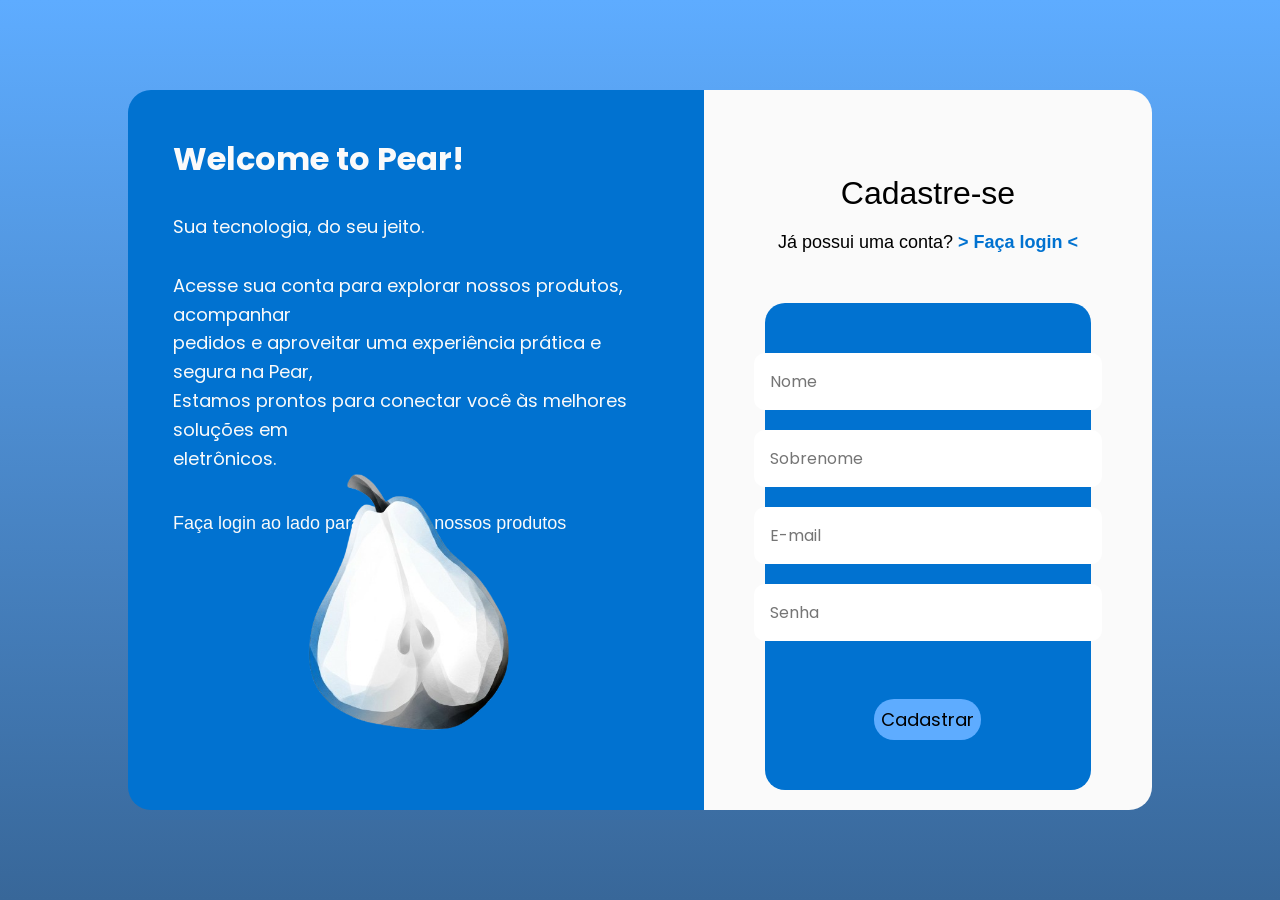
<file: pages/cadastro.html>
<!DOCTYPE html>

<html lang="pt-br">

<head>
    <title>Cadastro</title>
    <meta charset="UTF-8">
    <meta name="viewport" content="width=device-width, initial-scale=1.0">
    <link rel="stylesheet" href="/css/cadastro.css">
    <script src="/js/main.js"></script>
</head>

<body>

    <main>

        <div id="container">

            <div id="branding">

                <div id="texto">

                    <h1>Welcome to <span>Pear!</span></h1>

                    <p class="paragrafos">Sua tecnologia, do seu jeito.</p>

                    <p class="paragrafos">Acesse sua conta para explorar nossos produtos, acompanhar
                        <br>
                        pedidos e aproveitar uma experiência prática e segura na Pear,
                        <br>
                        Estamos prontos para conectar você às melhores soluções em
                        <br>
                        eletrônicos.
                    </p>

                    <h2>Faça login ao lado para acessar nossos produtos</h2>

                </div>


                <div id="imagem">
                    <img src="/assets/login/assets/pear-removebg-preview copy.png" alt="" id="image-pear">
                </div>

            </div>


            <div id="formulario">

                <div id="text-forms">
                    <h1>Cadastre-se</h1>

                    <h2>Já possui uma conta?<a href="/projetoFinal/html/login.html"> &gt; Faça login &lt;</a> </h2>

                </div>


                <div id="forms">

                    <form id="form">

                        <input type="text" name="usuario" id="usuario" placeholder="Nome" required>

                        <input type="text" name="sobrenome" id="sobrenome" placeholder="Sobrenome" required>

                        <input type="text" name="email" id="email" placeholder="E-mail" required>

                        <input type="password" name="senha" id="senha" placeholder="Senha" required>

                        <button type="submit" onclick="cadastroNaPagina(event)">Cadastrar</button>

                    </form>

                </div>

            </div>

        </div>

    </main>

</body>

</html>
</file>
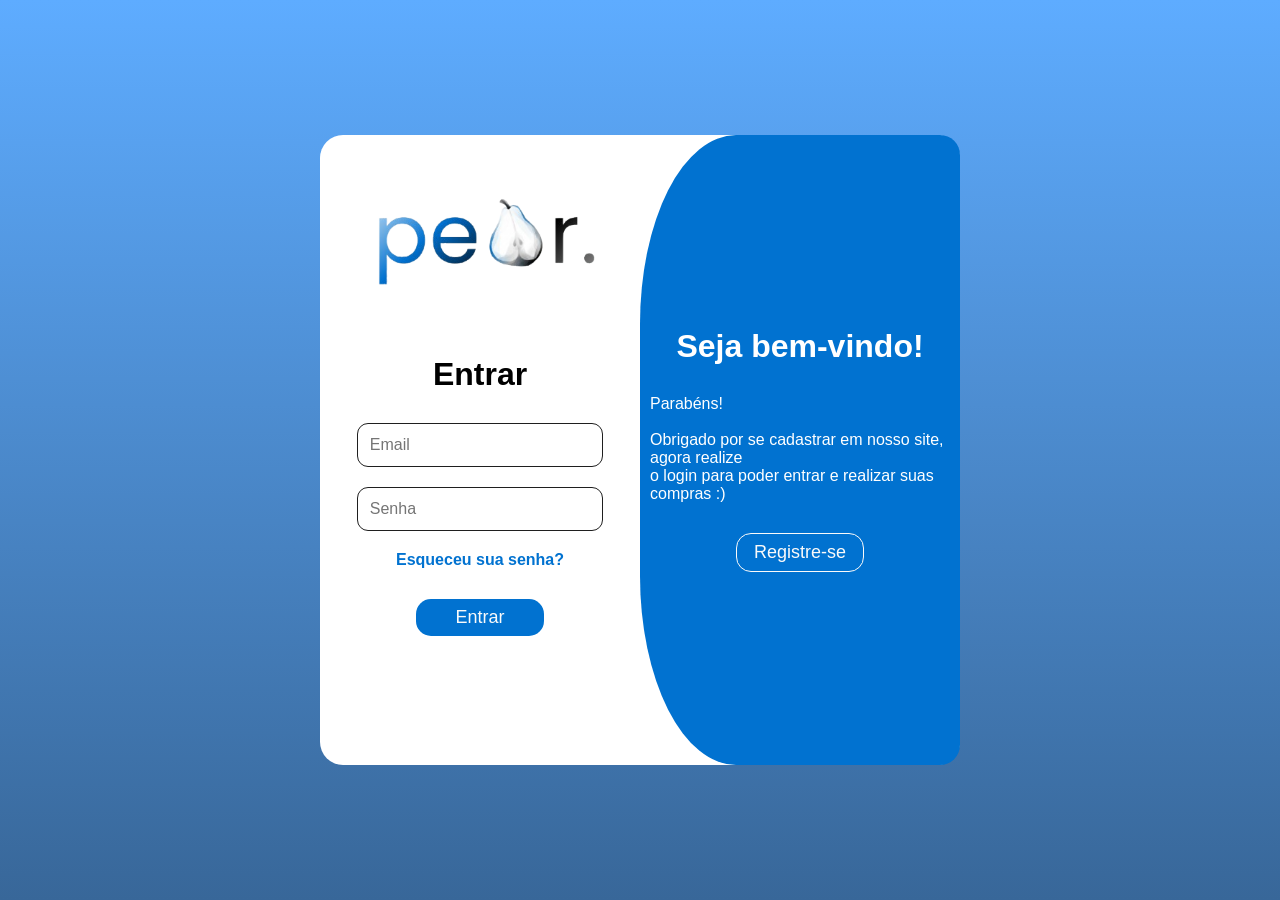
<file: pages/login.html>
<!doctype html>

<html lang="pt-br">
  <head>
    <title>Login</title>
    <meta charset="UTF-8" />
    <meta name="viewport" content="width=device-width, initial-scale=1.0" />
    <link rel="stylesheet" href="/css/login.css" />
    <script src="/js/main.js"></script>
  </head>

  <body>
    <main>
      <div id="container">
        <div id="login">
          <div id="logo">
            <img src="/assets/login/assets/pearlogo-new.png" alt="" />
          </div>

          <div id="entrar">
            <form onsubmit="logarNaPagina(event)">
              <h1 id="tituloEntrar">Entrar</h1>

              <input
                type="text"
                name="email"
                id="email"
                placeholder="Email"
                autocomplete="off"
              />

              <input
                type="password"
                name="senha"
                id="senha"
                placeholder="Senha"
              />

              <a href="#">Esqueceu sua senha?</a>

              <button
                type="submit"
                id="btn-entrar"
                class="btn-entrar"
                onclick="logarNaPagina(event)"
              >
                Entrar
              </button>
            </form>
          </div>
        </div>

        <div id="cadastre-se">
          <h1>Seja bem-vindo!</h1>

          <p id="paragrafos">
            Parabéns! <br />
            <br />
            Obrigado por se cadastrar em nosso site, agora realize
            <br />
            o login para poder entrar e realizar suas compras :)
          </p>

          <button
            type="submit"
            id="btn-registrar"
            class="btn-registrar"
            onclick="registrarConta(event)"
          >
            Registre-se
          </button>
        </div>
      </div>
    </main>
  </body>
</html>
</file>
<file: css/cadastro.css>
@charset "UTF-8";
@import url("https://fonts.googleapis.com/css2?family=Poppins:ital,wght@0,100;0,200;0,300;0,400;0,500;0,600;0,700;0,800;0,900;1,100;1,200;1,300;1,400;1,500;1,600;1,700;1,800;1,900&display=swap");

/* Definição das variáveis globais de cores e fontes do projeto */
:root {
  --cor-blue: #0172d0;
  --cor-lightblue: #5eacff;
  --cor-black: #1f1f1f;
  --cor-white: #fafafa;
  --cor-lightgray: #acacac;
  --fonte-padrao: Poppins, Arial, Helvetica, sans-serif;
}

/* Reset geral de margens, preenchimentos e modelo de caixa */
* {
  margin: 0;
  padding: 0;
  border: 0;
  box-sizing: border-box;
}

/* Configuração da família de fontes global do corpo da página */
body {
  font-family: var(--fonte-padrao);
}

/* Container principal com fundo em degradê e centralização total do conteúdo */
main {
  background: linear-gradient(to bottom, #5eacff 0%, #386799 100%);
  display: flex;
  justify-content: center;
  align-items: center;
  min-height: 100vh;
}

/* Definição estrutural, dimensões e transições do card principal */
#container {
  width: 80vw;
  height: 80vh;
  display: flex;
  justify-content: center;
  align-items: center;
  transition:
    transform 0.3s ease,
    box-shadow 0.3s ease;
  border-radius: 23px;
}

/* Efeito de elevação suave e sombra projetada no hover do card */
#container:hover {
  transform: translateY(-3px);
  box-shadow: 0 10px 20px #14324b;
}

/* Configuração de cores, cantos e alinhamento interno da área de branding */
#branding {
  background-color: var(--cor-blue);
  width: 60vw;
  height: 80vh;
  color: var(--cor-white);
  padding: 10px;
  border-top-left-radius: 23px;
  border-bottom-left-radius: 23px;
  display: flex;
  flex-direction: column;
  justify-content: center;
  align-items: center;
}

/* Configuração de profundidade, cor e alinhamento do item ativo no menu */
li.active {
  color: rgb(255, 255, 255) !important;
  text-align: center;
  position: relative;
  padding: 6px 30px;
  display: inline-flex;
  align-items: center;
  justify-content: center;
  z-index: 1;
}

/* Efeito de balão de fundo azul posicionado atrás do link ativo */
li.active::before {
  content: "";
  position: absolute;
  top: 0;
  left: 0;
  width: 100%;
  height: 100%;
  background-color: #0172d0;
  border-radius: 50px;
  box-shadow: 0 4px 6px rgba(0, 0, 0, 0.3);
  z-index: -1;
}

/* Delimitação de área e espaçamento para o bloco de texto interno */
#texto {
  width: 100%;
  height: 45%;
  padding: 35px;
}

/* Container flexível para o posicionamento e centralização da imagem */
#imagem {
  width: 100%;
  height: 55%;
  display: flex;
  justify-content: center;
  align-items: center;
}

/* Customização de margem, espaçamento e tamanho dos parágrafos textuais */
.paragrafos {
  margin-top: 30px;
  font-size: 18px;
  line-height: 1.6;
}

/* Redução da espessura e margem superior do título da área de branding */
#branding h2 {
  font-weight: lighter;
  margin-top: 40px;
}

/* Definição de altura fixa e proporções para a imagem Pear */
#image-pear {
  height: 34vh;
  width: auto;
  display: block;
}

/* Configuração de cores, cantos e alinhamento vertical do bloco do formulário */
#formulario {
  background-color: var(--cor-white);
  width: 40vw;
  height: 80vh;
  display: flex;
  flex-direction: column;
  justify-content: center;
  align-items: center;
  padding: 20px;
  border-top-right-radius: 23px;
  border-bottom-right-radius: 23px;
}

/* Alinhamento da base interna para a área de cabeçalho do formulário */
#text-forms {
  width: 100%;
  height: 25%;
  display: flex;
  flex-direction: column;
  justify-content: flex-end;
  align-items: center;
}

/* Padronização visual de cor e peso para as tags de link */
a {
  color: var(--cor-blue);
  text-decoration: none;
  font-weight: bold;
}

/* Inclusão de linha decorativa sublinhada no hover dos links */
a:hover {
  text-decoration: underline;
}

/* Definição da tipografia alternativa e tamanhos de títulos secundários */
h2 {
  font-size: 18px;
  font-weight: bold;
  font-family: arial, Helvetica, sans-serif;
}

/* Alinhamento horizontal do container que envolve o formulário */
#forms {
  width: 100%;
  display: flex;
  justify-content: center;
  align-items: flex-start;
}

/* Customização de espessura e família tipográfica do título do formulário */
#formulario h1 {
  font-weight: lighter;
  font-family: arial, Helvetica, sans-serif;
}

/* Ajuste de espessura e margens do subtítulo dentro do formulário */
#formulario h2 {
  font-weight: lighter;
  margin: 20px 0;
}

/* Estruturação interna, preenchimento e cantos do box do formulário azul */
form {
  background-color: var(--cor-blue);
  display: flex;
  flex-direction: column;
  justify-content: center;
  align-items: center;
  width: 80%;
  max-width: 450px;
  margin-top: 30px;
  border-radius: 20px;
  padding: 50px 30px;
}

/* Customização visual base dos campos de entrada de texto */
input {
  margin-bottom: 20px;
  padding: 14px;
  border-radius: 11px;
  min-width: 100%;
  font-size: 16px;
  border: 2px solid transparent;
  font-family: var(--fonte-padrao);
  transition:
    transform 0.3s ease,
    box-shadow 0.3s ease;
}

/* Efeito de flutuação e sombra escura suave no hover dos inputs */
input:hover {
  transform: translateY(-1px);
  box-shadow: 0 5px 10px #14324b;
}

/* Customização de margem superior, cantos e tipografia do botão de envio */
button {
  margin-top: 38px;
  padding: 7px;
  min-width: 35%;
  border-radius: 20px;
  background-color: var(--cor-lightblue);
  font-size: 18px;
  cursor: pointer;
  font-family: var(--fonte-padrao);
  transition:
    transform 0.3s ease,
    box-shadow 0.3s ease;
}

/* Transição de cores, elevação e brilho azul claro no hover do botão */
button:hover {
  background-color: var(--cor-blue);
  transform: translateY(-1px);
  box-shadow: 0 5px 10px var(--cor-lightblue);
  color: var(--cor-white);
}

/* Adaptação de layout e quebra de colunas para telas menores ou dispositivos móveis */
@media (max-width: 768px) {
  #container {
    flex-direction: column;
    width: 95vw;
    height: auto;
  }

  #branding,
  #formulario {
    width: 100%;
    height: auto;
    border-radius: 23px;
  }
}
</file>
<file: css/login.css>
@charset "UTF-8";

/* Definição das variáveis globais de cores e fontes do projeto */
:root {
  --cor-blue: #0172d0;
  --cor-lightblue: #5eacff;
  --cor-black: #1f1f1f;
  --cor-white: #fafafa;
  --cor-lightgray: #acacac;

  --fonte-padrao: Arial, Helvetica, sans-serif;
}

/* Reset de margens, preenchimentos e bordas padrões */
* {
  margin: 0;
  padding: 0;
  border: 0;
  box-sizing: border-box;
}

/* Configuração da família de fontes global do corpo da página */
body {
  font-family: var(--fonte-padrao);
}

/* Container principal com fundo em degradê e centralização total via Flexbox */
main {
  background: linear-gradient(to bottom, #5eacff 0%, #386799 100%);
  min-height: 100vh;
  display: flex;
  justify-content: center;
  align-items: center;
}

/* Dimensões, suavização e estilização da base do card de login */
#container {
  width: 50vw;
  height: 70vh;
  background-color: white;
  display: flex;
  border-radius: 23px;
  transition:
    transform 0.3s ease,
    box-shadow 0.3s ease;
}

/* Efeito de flutuação e sombra projetada ao passar o mouse no card */
#container:hover {
  transform: translateY(-1px);
  box-shadow: 0 20px 40px rgba(0, 0, 0, 0.2);
}

/* Definição da área esquerda do card reservada para as inserções de login */
#login {
  width: 25vw;
  display: flex;
  flex-direction: column;
  justify-content: center;
  align-items: center;
  border-top-left-radius: 20px;
  border-bottom-left-radius: 20px;
}

/* Configurações de proporção máxima para as imagens e logo */
img {
  width: 100%;
  max-width: 250px;
  max-height: 250px;
}

/* Bloco superior reservado para a exibição da logo marca */
#logo {
  display: flex;
  justify-content: center;
  align-items: center;
  width: 100%;
  height: 35%;
}

/* Bloco inferior que encapsula o formulário de entrada */
#entrar {
  width: 100%;
  height: 65%;
}

/* Estruturação vertical interna dos campos do formulário */
form {
  display: flex;
  flex-direction: column;
  justify-content: center;
  align-items: center;
  width: 100%;
}

/* Margem de distanciamento abaixo do título de entrada */
#tituloEntrar {
  margin-bottom: 30px;
}

/* Estilização e peso visual padrão para as tags de link */
a {
  color: var(--cor-blue);
  text-decoration: none;
  font-weight: bold;
}

/* Linha decorativa sublinhada ao passar o mouse sobre um link */
a:hover {
  text-decoration: underline;
}

/* Área direita com formato arredondado estilizado para novos cadastros */
#cadastre-se {
  width: 25vw;
  background-color: var(--cor-blue);
  color: white;
  display: flex;
  flex-direction: column;
  justify-content: center;
  align-items: center;
  border-top-left-radius: 30%;
  border-top-right-radius: 20px;
  border-bottom-left-radius: 30%;
  border-bottom-right-radius: 20px;
}

/* Margens externas aplicadas aos blocos de textos informativos */
#paragrafos {
  margin: 30px 10px;
}

/* Customização visual base dos campos de digitação textuais */
input {
  border: 1px solid var(--cor-black);
  margin-bottom: 20px;
  width: 77%;
  padding: 12px;
  font-size: 16px;
  border-radius: 11px;
  transition:
    transform 0.3s ease,
    box-shadow 0.3s ease;
}

/* Efeito de flutuação e brilho neon azulado no hover dos inputs */
input:hover {
  transform: translateY(-1px);
  box-shadow: 0 10px 20px #a0c9eb;
}

/* Customização visual e preenchimento interno do botão de login */
.btn-entrar {
  background-color: var(--cor-blue);
  color: var(--cor-white);
  font-size: 18px;
  margin-top: 30px;
  padding: 8px;
  width: 40%;
  border-radius: 15px;
  cursor: pointer;
  transition:
    transform 0.3s ease,
    box-shadow 0.3s ease;
}

/* Alteração de cor, elevação e sombra no hover do botão de login */
.btn-entrar:hover {
  background-color: #1987e0;
  transform: translateY(-2px);
  box-shadow: 0 10px 20px #a0c9eb;
}

/* Estilização do botão com contorno claro para redirecionamento de registro */
.btn-registrar {
  background-color: var(--cor-blue);
  color: var(--cor-white);
  border: 1px solid var(--cor-white);
  border-radius: 15px;
  font-size: 18px;
  padding: 8px;
  width: 40%;
  cursor: pointer;
}

/* Escurecimento sutil do fundo no hover do botão de registro */
.btn-registrar:hover {
  background-color: #0f7fdc;
}
</file>
